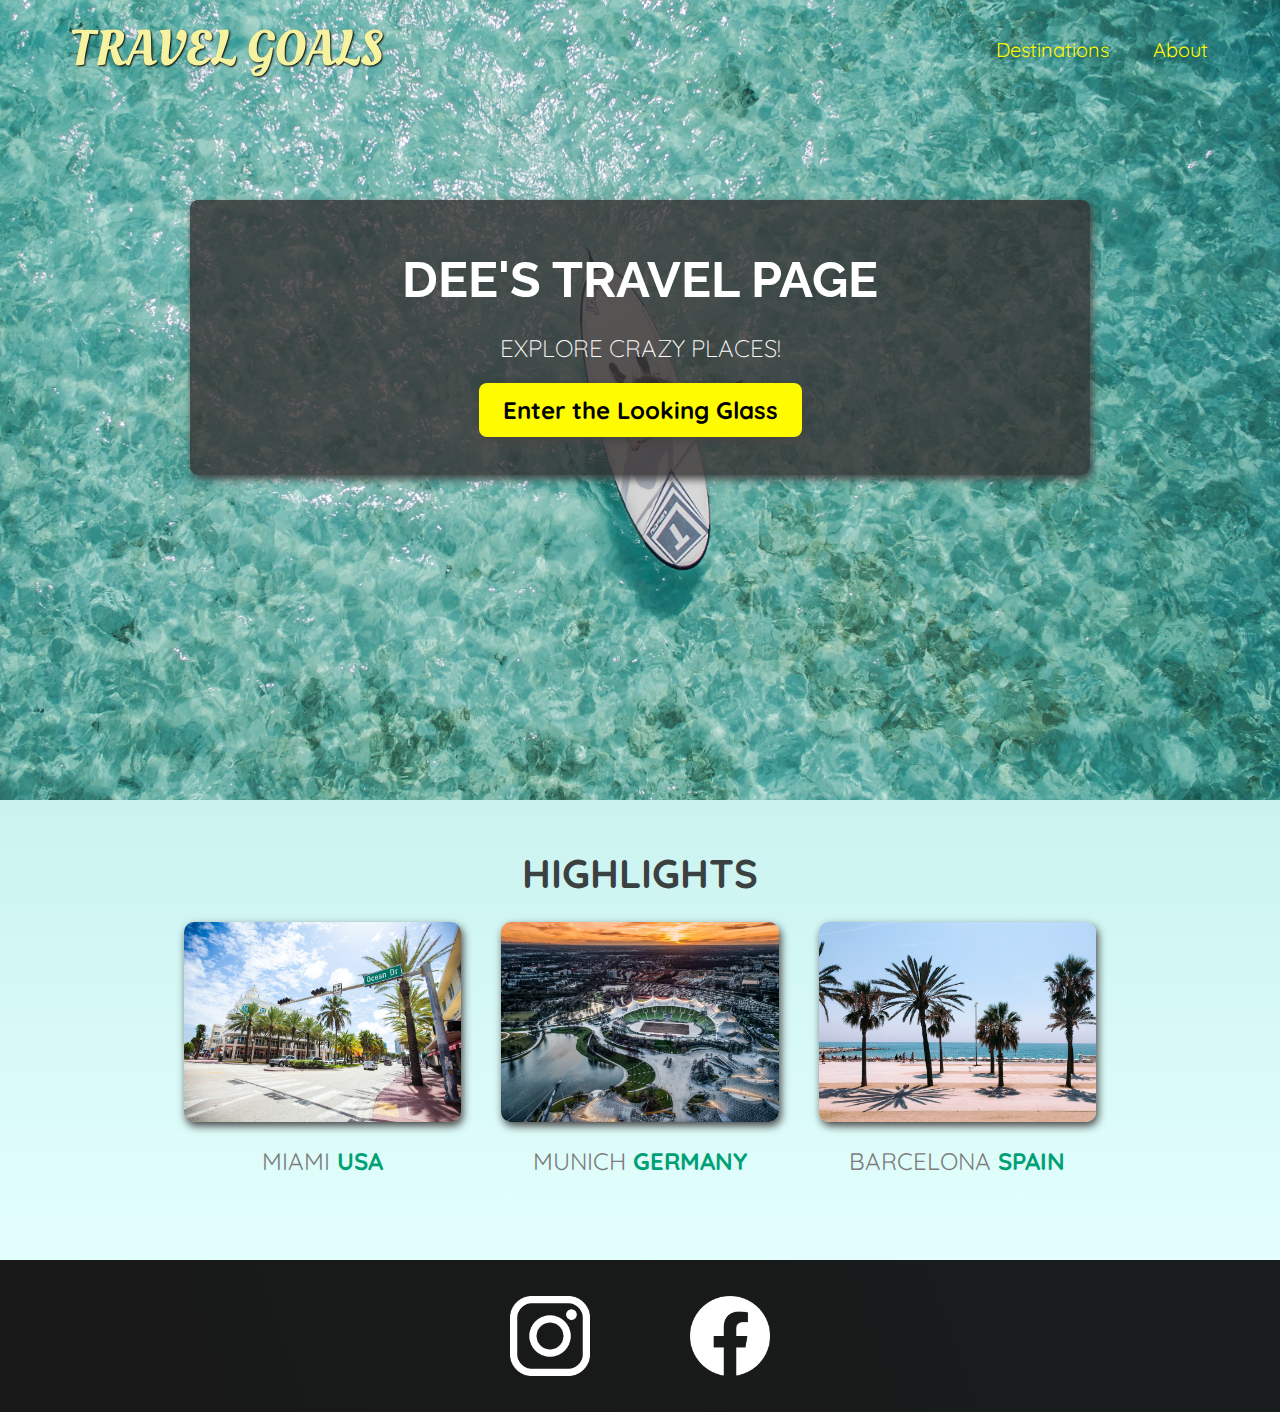
<file: index.html>
<!DOCTYPE html>
<html lang="en">
  <head>
    <meta charset="UTF-8" />
    <link
      href="https://fonts.googleapis.com/css2?family=Raleway:wght@700&family=Oleo+Script:wght@700&family=Quicksand:wght@300;500&display=swap"
      rel="stylesheet"
    />
    <link rel="stylesheet" href="shared.css" />
    <link rel="stylesheet" href="styles.css" />
    <title>Travel Goals</title>
  </head>
  <body>
    <header>
      <div id="page-logo">
        <a href="/index.html">Travel Goals</a>
      </div>
      <nav>
        <ul>
          <li><a href="/places.html">Destinations</a></li>
          <li><a href="">About</a></li>
        </ul>
      </nav>
    </header>
    <main>
      <section id="hero">
        <div id="hero-content">
          <h1>Dee's Travel Page</h1>
          <p>Explore Crazy Places!</p>
          <a href="/places.html">Enter the Looking Glass</a>
        </div>
      </section>
      <section id="highlights">
        <h2>Highlights</h2>
        <ul id="destinations">
          <li class="destination">
            <img
              src="images/places/miami.jpg"
              alt="Miami streets on sunny day"
            />
            <p>Miami <strong>USA</strong></p>
          </li>
          <li class="destination">
            <img
              src="images/places/munich.jpg"
              alt="Munich stadium in winter"
            />
            <p>Munich <strong>Germany</strong></p>
          </li>
          <li class="destination">
            <img
              src="images/places/barcelona.jpg"
              alt="Palm beach in Barcelona"
            />
            <p>Barcelona <strong>Spain</strong></p>
          </li>
        </ul>
      </section>
    </main>
    <footer>
      <ul>
        <li>
          <a href="https://www.instagram.com">
            <img src="images/icons/insta.png" alt="Instagram logo"
          /></a>
        </li>
        <li>
          <a href="https://www.facebook.com">
            <img src="images/icons/facebook.png" alt="Facebook logo"
          /></a>
        </li>
      </ul>
    </footer>
  </body>
</html>
</file>
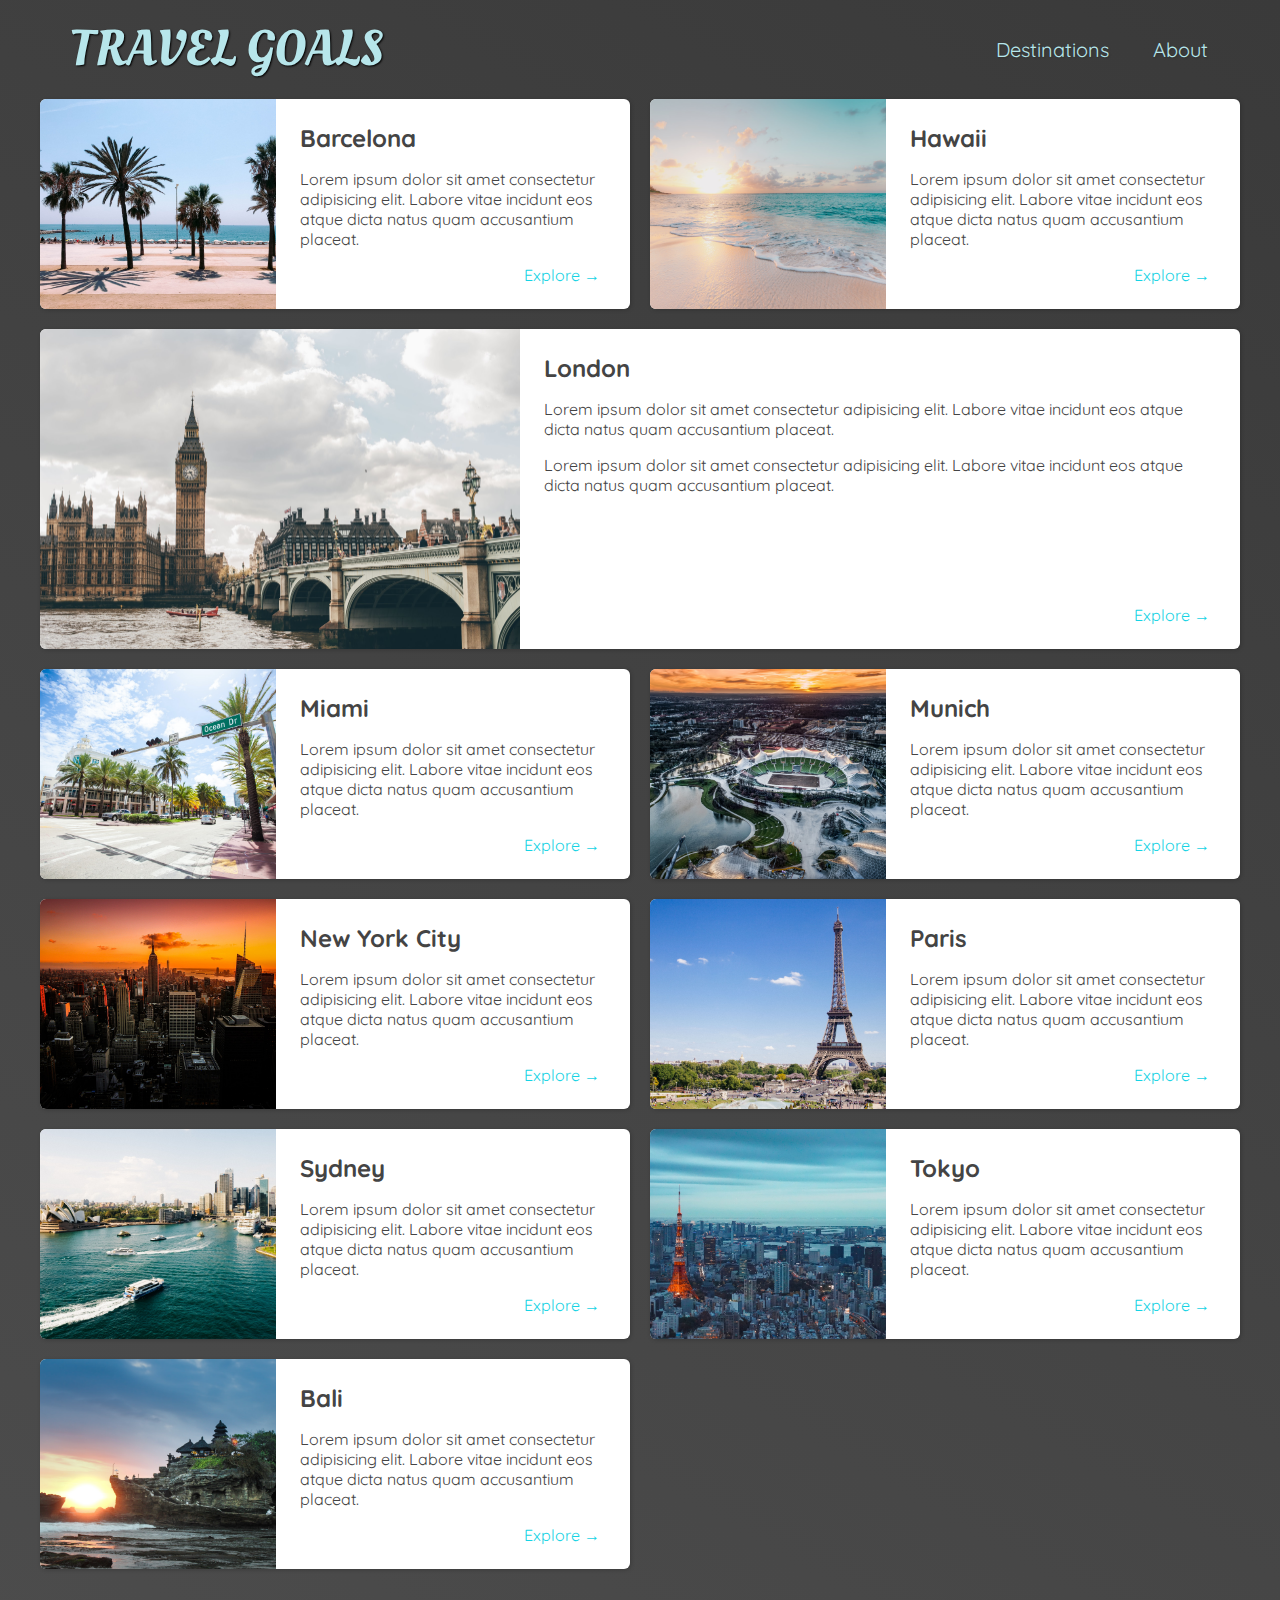
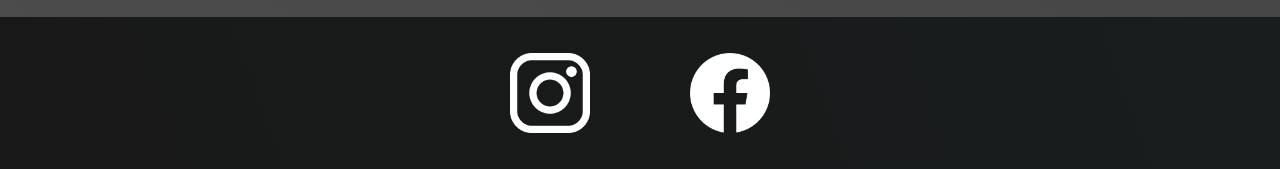
<file: places.html>
<!DOCTYPE html>
<html lang="en">
  <head>
    <meta charset="UTF-8" />
    <link
      href="https://fonts.googleapis.com/css2?family=Raleway:wght@700&family=Oleo+Script:wght@700&family=Quicksand:wght@300;500&display=swap"
      rel="stylesheet"
    />
    <link rel="stylesheet" href="shared.css" />
    <link rel="stylesheet" href="places.css" />
    <title>Travel Goals</title>
  </head>
  <body>
    <header>
      <div id="page-logo">
        <a href="/index.html">Travel Goals</a>
      </div>
      <nav>
        <ul>
          <li><a href="/places.html">Destinations</a></li>
          <li><a href="">About</a></li>
        </ul>
      </nav>
    </header>
    <main>
      <ul>
        <li>
          <img src="images/places/barcelona.jpg" alt="City of Barcelona" />
          <div class="item-content">
            <div>
              <h2>Barcelona</h2>
              <p>
                Lorem ipsum dolor sit amet consectetur adipisicing elit. Labore
                vitae incidunt eos atque dicta natus quam accusantium placeat.
              </p>
            </div>
            <div class="actions">
              <a href="https://en.wikipedia.org/wiki/Barcelona">Explore &#x2192</a>
            </div>
          </div>
        </li>
        <li>
          <img src="images/places/hawaii.jpg" alt="Hawaii beach" />
          <div class="item-content">
            <div>
              <h2>Hawaii</h2>
              <p>
                Lorem ipsum dolor sit amet consectetur adipisicing elit. Labore
                vitae incidunt eos atque dicta natus quam accusantium placeat.
              </p>
            </div>
            <div class="actions">
              <a href="https://en.wikipedia.org/wiki/Hawaii">Explore &#x2192</a>
            </div>
          </div>
        </li>
        <li>
          <img src="images/places/london.jpg" alt="London city" />
          <div class="item-content">
            <div>
              <h2>London</h2>
              <p>
                Lorem ipsum dolor sit amet consectetur adipisicing elit. Labore
                vitae incidunt eos atque dicta natus quam accusantium placeat.
              </p>
              <p>
                Lorem ipsum dolor sit amet consectetur adipisicing elit. Labore
                vitae incidunt eos atque dicta natus quam accusantium placeat.
              </p>
            </div>
            <div class="actions">
              <a href="https://en.wikipedia.org/wiki/London">Explore &#x2192</a>
            </div>
          </div>
        </li>
        <li>
          <img src="images/places/miami.jpg" alt="Miami streets" />
          <div class="item-content">
            <div>
              <h2>Miami</h2>
              <p>
                Lorem ipsum dolor sit amet consectetur adipisicing elit. Labore
                vitae incidunt eos atque dicta natus quam accusantium placeat.
              </p>
            </div>
            <div class="actions">
              <a href="https://en.wikipedia.org/wiki/Miami">Explore &#x2192</a>
            </div>
          </div>
        </li>
        <li>
          <img src="images/places/munich.jpg" alt="Munich football stadium" />
          <div class="item-content">
            <div>
              <h2>Munich</h2>
              <p>
                Lorem ipsum dolor sit amet consectetur adipisicing elit. Labore
                vitae incidunt eos atque dicta natus quam accusantium placeat.
              </p>
            </div>
            <div class="actions">
              <a href="https://en.wikipedia.org/wiki/Munich">Explore &#x2192</a>
            </div>
          </div>
        </li>
        <li>
          <img src="images/places/new-york-city.jpg" alt="New York City skyline" />
          <div class="item-content">
            <div>
              <h2>New York City</h2>
              <p>
                Lorem ipsum dolor sit amet consectetur adipisicing elit. Labore
                vitae incidunt eos atque dicta natus quam accusantium placeat.
              </p>
            </div>
            <div class="actions">
              <a href="https://en.wikipedia.org/wiki/New_York_City"
                >Explore &#x2192</a
              >
            </div>
          </div>
        </li>
        <li>
          <img src="images/places/paris.jpg" alt="Paris city" />
          <div class="item-content">
            <div>
              <h2>Paris</h2>
              <p>
                Lorem ipsum dolor sit amet consectetur adipisicing elit. Labore
                vitae incidunt eos atque dicta natus quam accusantium placeat.
              </p>
            </div>
            <div class="actions">
              <a href="https://en.wikipedia.org/wiki/Paris">Explore &#x2192</a>
            </div>
          </div>
        </li>
        <li>
          <img src="images/places/sydney.jpg" alt="Sydney beach" />
          <div class="item-content">
            <div>
              <h2>Sydney</h2>
              <p>
                Lorem ipsum dolor sit amet consectetur adipisicing elit. Labore
                vitae incidunt eos atque dicta natus quam accusantium placeat.
              </p>
            </div>
            <div class="actions">
              <a href="https://en.wikipedia.org/wiki/Sydney">Explore &#x2192</a>
            </div>
          </div>
        </li>
        <li>
          <img src="images/places/tokyo.jpg" alt="Tokyo skyline" />
          <div class="item-content">
            <div>
              <h2>Tokyo</h2>
              <p>
                Lorem ipsum dolor sit amet consectetur adipisicing elit. Labore
                vitae incidunt eos atque dicta natus quam accusantium placeat.
              </p>
            </div>
            <div class="actions">
              <a href="https://en.wikipedia.org/wiki/Tokyo">Explore &#x2192</a>
            </div>
          </div>
        </li>
        <li>
          <img src="images/places/bali.jpg" alt="Bali beach" />
          <div class="item-content">
            <div>
              <h2>Bali</h2>
              <p>
                Lorem ipsum dolor sit amet consectetur adipisicing elit. Labore
                vitae incidunt eos atque dicta natus quam accusantium placeat.
              </p>
            </div>
            <div class="actions">
              <a href="https://en.wikipedia.org/wiki/Bali">Explore &#x2192</a>
            </div>
          </div>
        </li>
      </ul>
    </main>
    <footer>
      <ul>
        <li>
          <a href="https://www.instagram.com">
            <img src="images/icons/insta.png" alt="Instagram logo"
          /></a>
        </li>
        <li>
          <a href="https://www.facebook.com">
            <img src="images/icons/facebook.png" alt="Facebook logo"
          /></a>
        </li>
      </ul>
    </footer>
  </body>
</html>
</file>
<file: shared.css>
body {
  font-family: "Quicksand", sans-serif;
  margin: 0;
}

ul {
  list-style: none;
  margin: 0;
  padding: 0;
}

header {
  display: flex;
  justify-content: space-between;
  align-items: center;
  padding: 15px 60px;
  position: absolute;
  width: 100%;
  top: 0;
  left: 0;
  box-sizing: border-box;
}

#page-logo a {
  padding: 10px;
  font-family: "Oleo Script", sans-serif;
  color: rgb(245, 243, 160);
  font-size: 50px;
  text-decoration: none;
  text-transform: uppercase;
  text-shadow: 1px 1px 2px rgb(0, 0, 0);
}

header ul {
  display: flex;
}

header li {
  margin-left: 20px;
}

header a {
  color: rgb(255, 251, 0);
  text-decoration: none;
  font-size: 20px;
  padding: 12px;
  text-shadow: 1px 1px 2px rgba(0, 0, 0, 0.2);
  border-radius: 6px;
}

header nav a:hover {
  color: rgb(77, 77, 77);
  background-color: rgb(255, 251, 0);
}

footer {
  background: linear-gradient(70deg, rgb(24, 24, 24), rgb(25, 29, 29));
  padding: 36px 0;
}

footer ul {
  display: flex;
  justify-content: center;
  /* padding: 40px; */
}

footer li {
  width: 80px;
  height: 80px;
  margin: 0 50px;
}

footer img {
  width: 100%;
  height: 100%;
}
</file>
<file: styles.css>
#hero {
  height: 800px;
  background-image: url("images/places/ocean.jpg");
  background-position: center;
  background-size: cover;
}

#hero-content {
  width: 900px;
  background-color: rgba(51, 47, 47, 0.8);
  box-shadow: 2px 4px 8px rgb(68, 67, 67);
  border-radius: 8px;
  text-align: center;
  padding: 50px 0;
  margin: 0 auto;
  position: relative;
  top: 200px;
}

#hero-content h1 {
  color: white;
  text-transform: uppercase;
  font-size: 50px;
  font-family: "Raleway", sans-serif;
  margin: 0;
}

#hero-content p {
  color: white;
  text-transform: uppercase;
  font-size: 24px;
  font-weight: 300;
  margin-bottom: 32px;
}

#hero-content a {
  text-decoration: none;
  background-color: rgb(255, 251, 0);
  padding: 12px 24px;
  color: black;
  font-size: 24px;
  font-weight: bold;
  border-radius: 8px;
  box-shadow: 2px 4px 8px rgb(68, 67, 67);
}

#hero-content a:hover {
  background-color: rgb(255, 238, 0);
}

#highlights {
  padding: 24px;
  background: linear-gradient(0deg, rgb(227, 255, 253), rgb(202, 243, 240));
}

#highlights h2 {
  text-transform: uppercase;
  text-align: center;
  font-size: 40px;
  color: rgb(59, 65, 64);
  margin: 24px 0;
}

#destinations {
  display: flex;
  justify-content: center;
  width: 90%;
  margin: auto;
  margin-bottom: 40px;
}

.destination {
  margin: 0 20px;
  text-transform: uppercase;
  width: 25%;
}

.destination p {
  text-align: center;
  font-size: 24px;
  color: rgb(124, 123, 123);
  margin: 20px 0;
}

.destination img {
  height: 200px;
  width: 100%;
  box-shadow: 2px 4px 8px rgb(68, 67, 67);
  border-radius: 10px;
  object-fit: cover;
}

.destination strong {
  color: rgb(0, 160, 117);
}
</file>
<file: places.css>
body {
  background: linear-gradient(30deg, rgb(77, 77, 77), rgb(58, 58, 58));
  color: rgb(68, 68, 68);
}

#page-logo a {
  color: rgb(183, 230, 235);
}

header {
  position: static;
}

header a {
  color: rgb(183, 230, 235);
}

header nav a:hover {
  background-color: rgb(183, 230, 235);
  color: rgb(59, 59, 59);
}

main ul {
  width: 1200px;
  margin: 0 auto 48px auto;
  display: grid;
  grid-template-columns: 1fr 1fr;
  gap: 20px 20px;
}

li:nth-of-type(3) {
  grid-column: 1 / span 2;
}

main li {
  display: flex;
  background-color: white;
  box-shadow: 1px 1px 4px rgba(0, 0, 0, 0.2);
  border-radius: 6px;
  overflow: hidden;
}

main li img {
  width: 40%;
  height: 100%;
  object-fit: cover;
}

.item-content {
  padding: 24px;
  display: flex;
  flex-direction: column;
  justify-content: space-between;
}

.item-content h2 {
  margin: 0;
}

.actions {
  text-align: right;
}

.actions a {
  text-decoration: none;
  padding: 6px;
  color: rgb(22, 211, 228);
  border-radius: 5px;
}

.actions a:hover {
  background-color: rgb(235, 253, 255);
}
</file>
